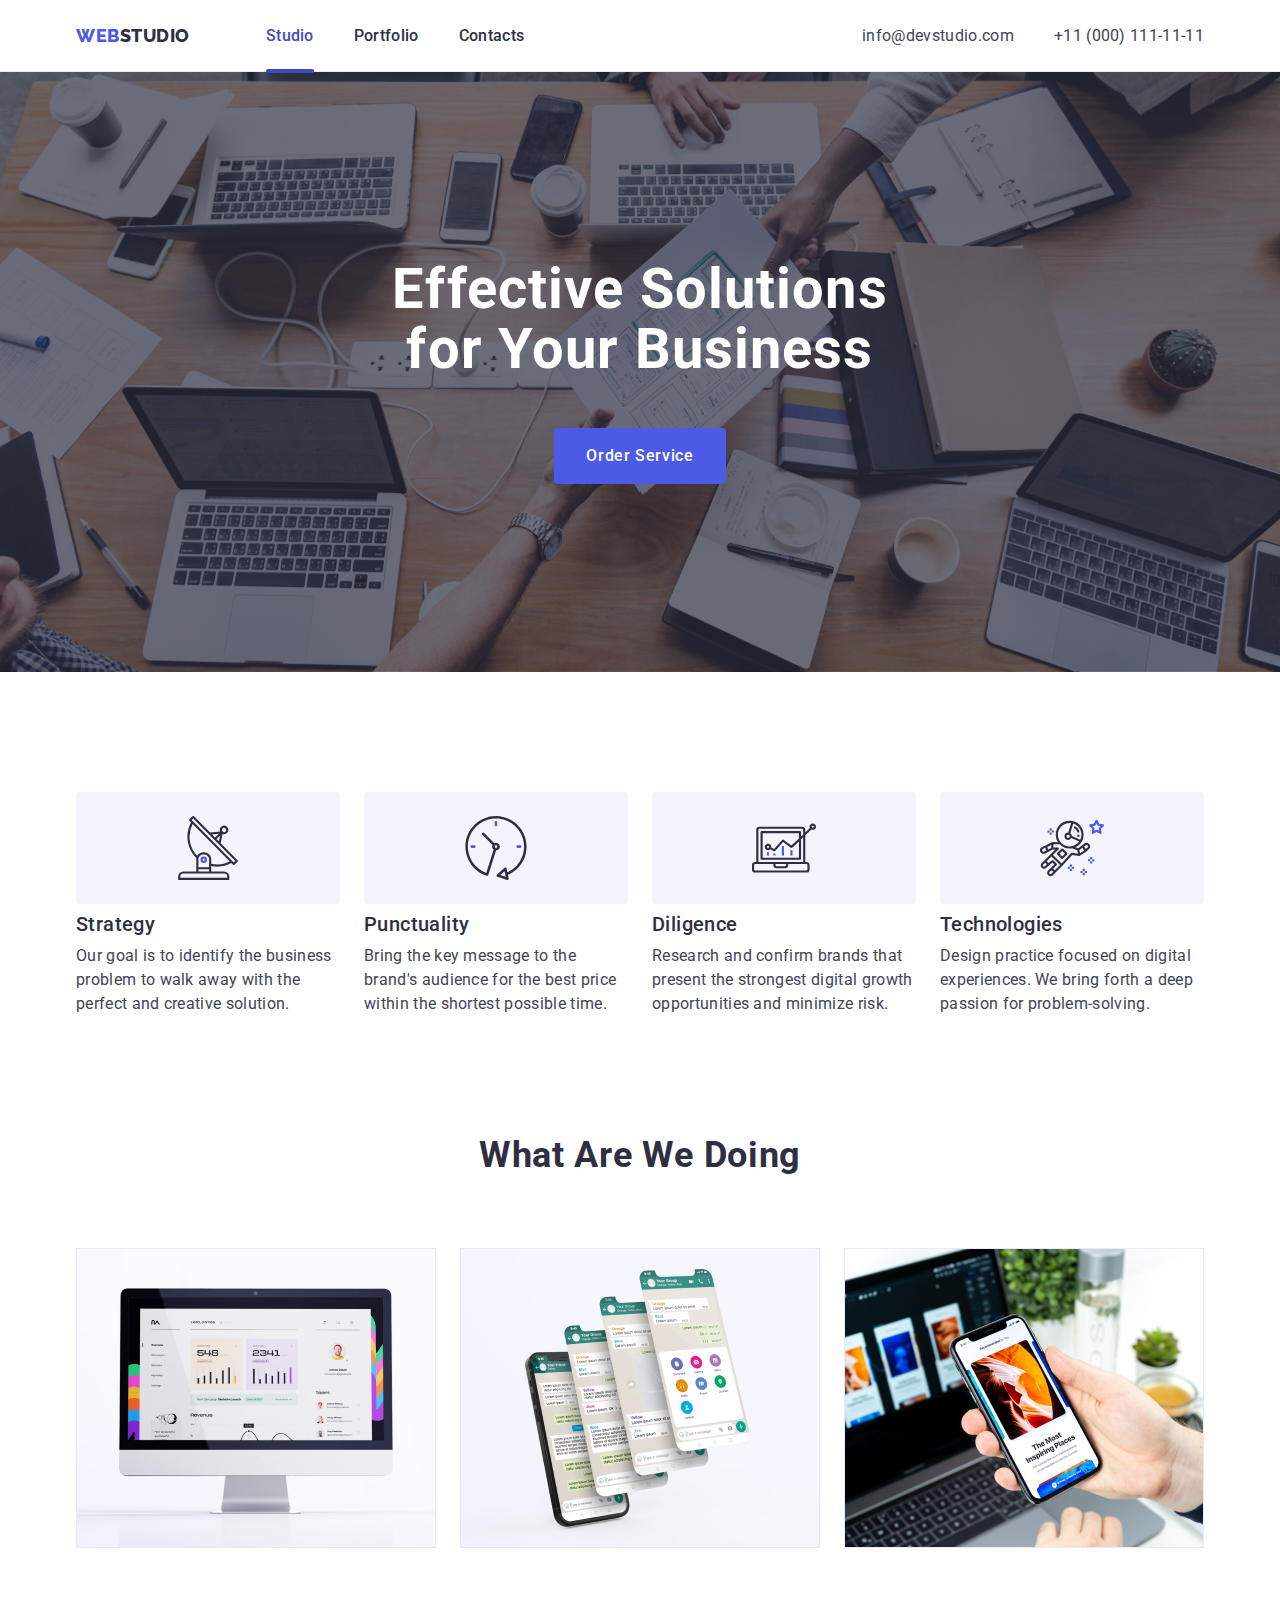
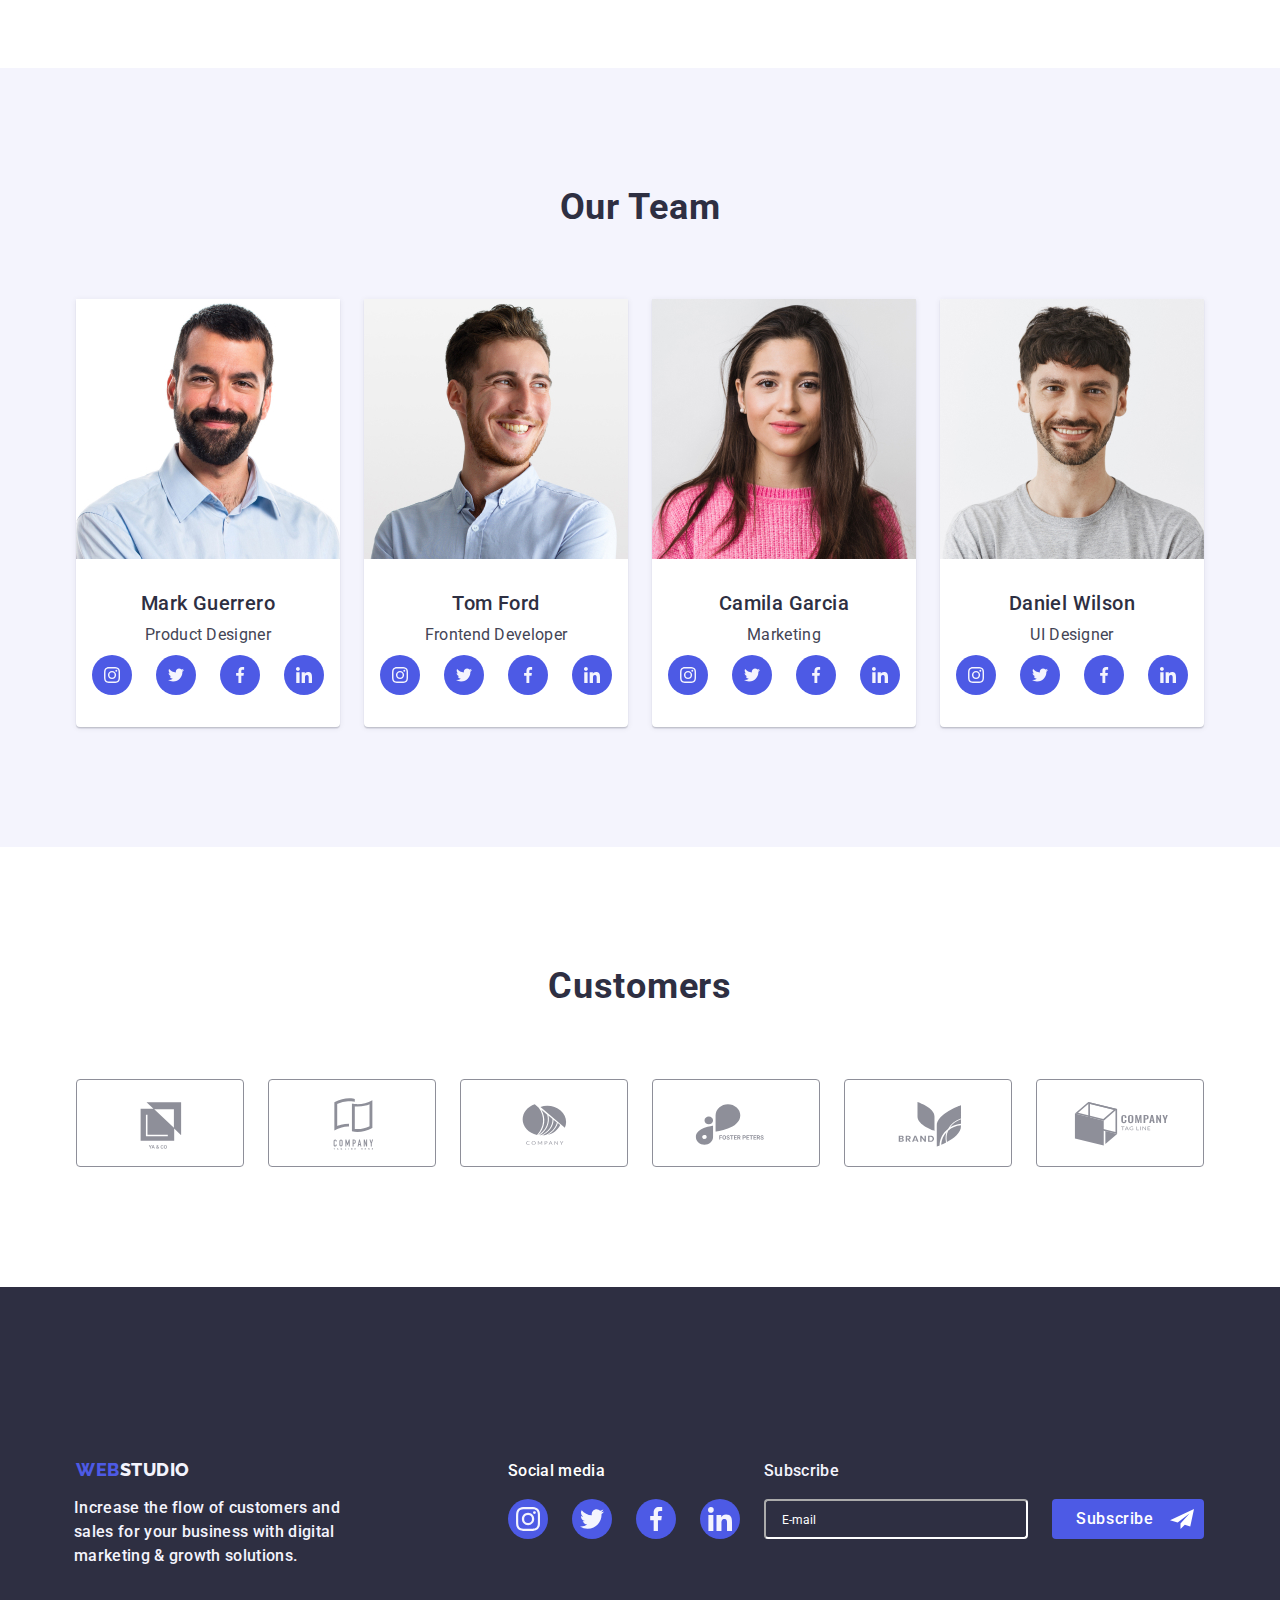
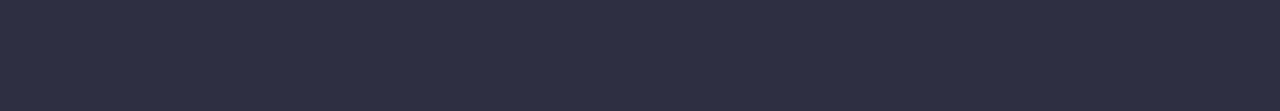
<file: index.html>
<!DOCTYPE html>
<html lang="en">

<head>
    <meta charset="UTF-8" />
    <meta http-equiv="X-UA-Compatible" content="IE=edge" />
    <meta name="viewport" content="width=device-width, initial-scale=1.0" />
    <title>Document</title>
    <link rel="preconnect" href="https://fonts.googleapis.com">
    <link rel="preconnect" href="https://fonts.gstatic.com" crossorigin>
    <link href="https://fonts.googleapis.com/css2?family=Raleway:wght@800&family=Roboto:wght@400;500;700&display=swap"
        rel="stylesheet">
    <link rel="stylesheet"
        href="https://cdnjs.cloudflare.com/ajax/libs/modern-normalize/1.1.0/modern-normalize.min.css">
    <link rel="stylesheet" href="./css/styles.css">
</head>

<body>
    <!-- Navbar index-->
    <header class="header">
        <div class="container header-container">
            <nav class="header-nav  list">
                <a href="./index.html" class="link logo">Web<span class="logo-dark">Studio</span></a>

                <ul class="header-nav-list menu list">
                    <li class="header-nav-item"><a class="header-nav-link active link menu-link"
                            href="./index.html">Studio</a></li>
                    <li class="header-nav-item"><a class="header-nav-link link menu-link"
                            href="./portfolio.html">Portfolio</a></li>
                    <li class="header-nav-item"><a class="header-nav-link link menu-link" href="">Contacts</a></li>
                </ul>
            </nav>
            <address class="header-nav-cont contacts">
                <ul class="header-contact header-nav-list list">
                    <li class="header-nav-item"><a href="mailto:info@devstudio.com"
                            class="link contact-link">info@devstudio.com</a></li>
                    <li class="header-nav-item"><a href="tel:+110001111111" class="link contact-link">+11 (000)
                            111-11-11</a></li>
                </ul>
            </address>
            <!--  hamburger  -->
            <button type="button" class="menu-open-btn" data-menu-open>
                <svg class="" width="32" height="22">
                    <use href="./images/icons(1).svg#mob-menu"></use>
                </svg>
            </button>
        </div>
        <!-- Modal window hamburger menu -->
        <div class="mob-menu is-hidden" data-menu>
            <button class="menu-close-btn" type="button" data-menu-close>
                <svg class="modal-close-icon" width="8" height="8">
                    <use href="./images/icons(1).svg#icon-close-black"></use>
                </svg>
            </button>
            <div class="mob-menu-nav">
                <ul class="mob-nav-list menu list">
                    <li class="mob-nav-item"><a class="mob-nav-link active link mob-link" href="./index.html">Studio</a>
                    </li>
                    <li class="mob-nav-item"><a class="mob-nav-link link mob-link" href="./portfolio.html">Portfolio</a>
                    </li>
                    <li class="mob-nav-item"><a class="mob-nav-link link mob-link" href="">Contacts</a></li>
                </ul>
            </div>
            <div class="mob-adress">
                <address class="mob-nav-cont contacts">
                    <ul class="mob-nav-list list">
                        <li class="mob-nav-item-tel"><a href="tel:+110001111111" class="link mob-contact-link">+11 (000)111-11-11</a></li>
                        <li class="mob-nav-item"><a href="mailto:info@devstudio.com"
                                class="link contact-link-adress">info@devstudio.com</a></li>
                    </ul>

            <ul class="mob-social-icon list">
                <li class="social-team ">
                    <a class="social-link" href="" target="_blank" aria-label="Instagram icon">
                        <svg class="social-icon" width="16" height="16">
                            <use href="./images/icons(1).svg#icon-instagram"></use>
                        </svg>
                    </a>
                </li>
                <li class="social-team ">
                    <a class="social-link" href="" target="_blank" aria-label="Twitter icon">
                        <svg class="social-icon" width="16" height="16">
                            <use href="./images/icons(1).svg#icon-twitter"></use>
                        </svg>
                    </a>
                </li>
                <li class="social-team">
                    <a class="social-link" href="" target="_blank" aria-label="Facebook icon">
                        <svg class="social-icon" width="16" height="16">
                            <use href="./images/icons(1).svg#icon-facebook"></use>
                        </svg>
                    </a>
                </li>
                <li class="social-team">
                    <a class="social-link" href="" target="_blank" aria-label="Linkedin icon">
                        <svg class="social-icon" width="16" height="16">
                            <use href="./images/icons(1).svg#icon-linkedin"></use>
                        </svg>
                    </a>
                </li>
            </ul>
</div>
</div>
</address>
        </div>

    </header>
    <!-- Section 1 hero -->
    <main>

        <section class="hero">
            <div class="container ">
                <h1 class="hero-title">Effective Solutions for Your Business</h1>
                <button type="button" class="hero-button " data-modal-open>Order Service</button>

            </div>
        </section>
        <!-- Section 2  main page -->
        <section class="bottom">
            <div class="container">
                <h2 hidden class="list hidclass">features</h2>
                <ul class="content-element list">

                    <li class="descli">
                        <div class="desc-section-icon">
                            <svg class="desc-icon" width="64" height="64">
                                <use href="./images/icons(1).svg#icon-antenna"></use>
                            </svg>
                        </div>
                        <h3 class="descrep">Strategy</h3>
                        <p class="decs-text">
                            Our goal is to identify the business problem to walk away with the
                            perfect and creative solution.
                        </p>

                    </li>


                    <li class="descli">
                        <div class="desc-section-icon">
                            <svg class="desc-icon" width="64" height="64">
                                <use href="./images/icons(1).svg#icon-clock"></use>
                            </svg>
                        </div>
                        <h3 class="descrep">Punctuality</h3>
                        <p class="decs-text">
                            Bring the key message to the brand's audience for the best price
                            within the shortest possible time.
                        </p>

                    </li>


                    <li class="descli">
                        <div class="desc-section-icon">
                            <svg class="desc-icon" width="64" height="64">
                                <use href="./images/icons(1).svg#icon-diagram"></use>
                            </svg>
                        </div>
                        <h3 class="descrep">Diligence</h3>
                        <p class="decs-text">
                            Research and confirm brands that present the strongest digital
                            growth opportunities and minimize risk.
                        </p>

                    </li>


                    <li class="descli">
                        <div class="desc-section-icon">
                            <svg class="desc-icon" width="64" height="64">
                                <use href="./images/icons(1).svg#icon-astronaut"></use>
                            </svg>
                        </div>
                        <h3 class="descrep">Technologies</h3>
                        <p class="decs-text">
                            Design practice focused on digital experiences. We bring forth a
                            deep passion for problem-solving.
                        </p>

                    </li>

                </ul>
            </div>
        </section>

        <!-- Section 3 -->

        <section class="gallery-class">
            <div class="container">
                <h2 class="gallery">What are we doing</h2>
                <ul class="content-element list">
                    <li class="galleryli">
                        <img srcset="./images/Rectangle3.jpg  1x" srcset="./images/Rectangle3.jpg  2x" src="./images/Rectangle3.jpg"
                            alt="Foto" width="360" />
                    </li>
                    <li class="galleryli">
                        <img srcset="./images/Rectangle1.jpg   1x" srcset="./images/Rectangle1.jpg   2x" src="./images/Rectangle1.jpg"
                            alt="Foto" width="360" />
                    </li>
                    <li class="galleryli">
                        <img srcset="./images/Rectangle2.jpg   1x" srcset="./images/Rectangle2.jpg   2x" src="./images/Rectangle2.jpg"
                            alt="Foto" width="360" />
                    </li>
                </ul>
            </div>
        </section>

        <!-- Section 4  -->

    <section class="bottom section-color">
        <div class="container team-div-container">
            <h2 class="team">Our Team</h2>
            <ul class="content-element content-elem content-shadow list">
                <li class="fon-title">
                    <img srcset="./images/MarkGuerrero.jpg" srcset="./images/mark-2x.jpg" src="./images/MarkGuerrero.jpg" alt="Foto"
                        width="264" />
                    <div class="card-content ">
                        <h3 class="team-title">Mark Guerrero</h3>
                        <p class="team-title-text">Product Designer</p>
    
                        <ul class="social list">
                            <li class="social-team ">
                                <a class="social-link" href="" target="_blank" aria-label="Instagram icon">
                                    <svg class="social-icon" width="16" height="16">
                                        <use href="./images/icons(1).svg#icon-instagram"></use>
                                    </svg>
                                </a>
                            </li>
                            <li class="social-team ">
                                <a class="social-link" href="" target="_blank" aria-label="Twitter icon">
                                    <svg class="social-icon" width="16" height="16">
                                        <use href="./images/icons(1).svg#icon-twitter"></use>
                                    </svg>
                                </a>
                            </li>
                            <li class="social-team">
                                <a class="social-link" href="" target="_blank" aria-label="Facebook icon">
                                    <svg class="social-icon" width="16" height="16">
                                        <use href="./images/icons(1).svg#icon-facebook"></use>
                                    </svg>
                                </a>
                            </li>
                            <li class="social-team">
                                <a class="social-link" href="" target="_blank" aria-label="Linkedin icon">
                                    <svg class="social-icon" width="16" height="16">
                                        <use href="./images/icons(1).svg#icon-linkedin"></use>
                                    </svg>
                                </a>
                            </li>
                        </ul>
    
                    </div>
                </li>
                <li class="fon-title">
                    <img srcset="./images/TomFord.jpg" srcset="./images/tom-2x.jpg" src="./images/TomFord.jpg" alt="Foto"
                        width="264" />
                    <div class="card-content">
                        <h3 class="team-title">Tom Ford</h3>
                        <p class="team-title-text">Frontend Developer</p>
                        <ul class="social list">
                            <li class="social-team ">
                                <a class="social-link" href="" target="_blank" aria-label="Instagram icon">
                                    <svg class="social-icon" width="16" height="16">
                                        <use href="./images/icons(1).svg#icon-instagram"></use>
                                    </svg>
                                </a>
                            </li>
                            <li class="social-team ">
                                <a class="social-link" href="" target="_blank" aria-label="Twitter icon">
                                    <svg class="social-icon" width="16" height="16">
                                        <use href="./images/icons(1).svg#icon-twitter"></use>
                                    </svg>
                                </a>
                            </li>
                            <li class="social-team">
                                <a class="social-link" href="" target="_blank" aria-label="Facebook icon">
                                    <svg class="social-icon" width="16" height="16">
                                        <use href="./images/icons(1).svg#icon-facebook"></use>
                                    </svg>
                                </a>
                            </li>
                            <li class="social-team">
                                <a class="social-link" href="" target="_blank" aria-label="Linkedin icon">
                                    <svg class="social-icon" width="16" height="16">
                                        <use href="./images/icons(1).svg#icon-linkedin"></use>
                                    </svg>
                                </a>
                            </li>
                        </ul>
    
                    </div>
                </li>
                <li class="fon-title">
                    <img srcset="./images/CamilaGercila.jpg" srcset="./images/camila-2x.jpg" src="./images/CamilaGercila.jpg" alt="Foto"
                        width="264" />
                    <div class="card-content">
                        <h3 class="team-title">Camila Garcia</h3>
                        <p class="team-title-text">Marketing</p>
                        <ul class="social list">
                            <li class="social-team ">
                                <a class="social-link" href="" target="_blank" aria-label="Instagram icon">
                                    <svg class="social-icon" width="16" height="16">
                                        <use href="./images/icons(1).svg#icon-instagram"></use>
                                    </svg>
                                </a>
                            </li>
                            <li class="social-team ">
                                <a class="social-link" href="" target="_blank" aria-label="Twitter icon">
                                    <svg class="social-icon" width="16" height="16">
                                        <use href="./images/icons(1).svg#icon-twitter"></use>
                                    </svg>
                                </a>
                            </li>
                            <li class="social-team">
                                <a class="social-link" href="" target="_blank" aria-label="Facebook icon">
                                    <svg class="social-icon" width="16" height="16">
                                        <use href="./images/icons(1).svg#icon-facebook"></use>
                                    </svg>
                                </a>
                            </li>
                            <li class="social-team">
                                <a class="social-link" href="" target="_blank" aria-label="Linkedin icon">
                                    <svg class="social-icon" width="16" height="16">
                                        <use href="./images/icons(1).svg#icon-linkedin"></use>
                                    </svg>
                                </a>
                            </li>
                        </ul>
    
                    </div>
                </li>
                <li class="fon-title">
                    <img srcset="./images/DanielWilson.jpg" srcset="./images/daniel-2x.jpg" src="./images/DanielWilson.jpg" alt="Foto"
                        width="264" />
                    <div class="card-content">
                        <h3 class="team-title">Daniel Wilson</h3>
                        <p class="team-title-text">UI Designer</p>
                        <ul class="social list">
                            <li class="social-team ">
                                <a class="social-link" href="" target="_blank" aria-label="Instagram icon">
                                    <svg class="social-icon" width="16" height="16">
                                        <use href="./images/icons(1).svg#icon-instagram"></use>
                                    </svg>
                                </a>
                            </li>
                            <li class="social-team ">
                                <a class="social-link" href="" target="_blank" aria-label="Twitter icon">
                                    <svg class="social-icon" width="16" height="16">
                                        <use href="./images/icons(1).svg#icon-twitter"></use>
                                    </svg>
                                </a>
                            </li>
                            <li class="social-team">
                                <a class="social-link" href="" target="_blank" aria-label="Facebook icon">
                                    <svg class="social-icon" width="16" height="16">
                                        <use href="./images/icons(1).svg#icon-facebook"></use>
                                    </svg>
                                </a>
                            </li>
                            <li class="social-team">
                                <a class="social-link" href="" target="_blank" aria-label="Linkedin icon">
                                    <svg class="social-icon" width="16" height="16">
                                        <use href="./images/icons(1).svg#icon-linkedin"></use>
                                    </svg>
                                </a>
                            </li>
                        </ul>
    
    
                    </div>
                </li>
            </ul>
        </div>
    </section>
        <!-- Section 5 (4) -->
        <section class="customers">
            <div class="container">

                <h2 class="team">Customers</h2>
                <ul class=" customers-abaut list">
                    <li class="customers-item">
                        <a class="customers-item-link" href="">
                            <svg class="customers-icon" width="104" height="56">
                                <use href="./images/icons(1).svg#icon-logo-1"></use>
                            </svg>
                        </a>
                    </li>

                    <li class="customers-item">
                        <a class="customers-item-link" href="">
                            <svg class="customers-icon" width="104" height="56">
                                <use href="./images/icons(1).svg#icon-logo-2"></use>
                            </svg>
                        </a>
                    </li>

                    <li class="customers-item">
                        <a class="customers-item-link" href="">
                            <svg class="customers-icon" width="104" height="56">
                                <use href="./images/icons(1).svg#icon-logo-3"></use>
                            </svg>
                        </a>
                    </li>
                    <li class="customers-item">
                        <a class="customers-item-link" href="">
                            <svg class="customers-icon" width="104" height="56">
                                <use href="./images/icons(1).svg#icon-logo-4"></use>
                            </svg>
                        </a>
                    </li>
                    <li class="customers-item">
                        <a class="customers-item-link" href="">
                            <svg class="customers-icon" width="104" height="56">
                                <use href="./images/icons(1).svg#icon-logo-5"></use>
                            </svg>
                        </a>
                    </li>
                    <li class="customers-item">
                        <a class="customers-item-link" href="">
                            <svg class="customers-icon" width="104" height="56">
                                <use href="./images/icons(1).svg#icon-logo-6"></use>
                            </svg>
                        </a>
                    </li>
                </ul>

            </div>
        </section>

    </main>
    <!-- Footer -->

    <footer class="footer-style">
        <div class="container footer-style-item">
            <div class="logo-footer-text">
                <a href="./index.html" class="logo-footer link logo">Web<span class="logo-light">Studio</span></a>
                <p class="footer-text">
                    Increase the flow of customers and sales for your business with digital marketing & growth
                    solutions.
                </p>
            </div>

            <div class="footer-soc-media">
                <p class="footer-text-ft">Social media</p>

                        <ul class="social list">
                            <li class="social-team ">
                                <a class="social-link" href="" target="_blank" aria-label="Instagram icon">
                                    <svg class="social-icon" width="24" height="24">
                                        <use href="./images/icons(1).svg#icon-instagram"></use>
                                    </svg>
                                </a>
                            </li>
                            <li class="social-team ">
                                <a class="social-link" href="" target="_blank" aria-label="Twitter icon">
                                    <svg class="social-icon" width="24" height="24">
                                        <use href="./images/icons(1).svg#icon-twitter"></use>
                                    </svg>
                                </a>
                            </li>
                            <li class="social-team">
                                <a class="social-link" href="" target="_blank" aria-label="Facebook icon">
                                    <svg class="social-icon" width="24" height="24">
                                        <use href="./images/icons(1).svg#icon-facebook"></use>
                                    </svg>
                                </a>
                            </li>
                            <li class="social-team">
                                <a class="social-link" href="" target="_blank" aria-label="Linkedin icon">
                                    <svg class="social-icon" width="24" height="24">
                                        <use href="./images/icons(1).svg#icon-linkedin"></use>
                                    </svg>
                                </a>
                            </li>
                        </ul>
            </div>

            <!-- e-mail input -->
            <div class="form-input">
                <p class="text-input">Subscribe</p>
                <form class="e-mail-form">
                    <label class="mail-text" for="e-mail_name"></label>
                    <input class="mail-form" type="email" name="email" placeholder="E-mail">
                    <button class="e-mail-btn" type="submit">Subscribe
                        <svg class="icons-btn-telegram" width="24" height="24">
                            <use href="./images/icons(1).svg#icon-subscribe"></use>
                        </svg>
                    </button>
                </form>
            </div>
            </div>
    </footer>
    <!-- Modal window -->
    <div class="backdrop is-hidden" data-modal>
        <div class="modal">
            <button class="modal-close-btn" type="button" data-modal-close>
                <svg class="modal-close-icon" width="8" height="8">
                    <use href="./images/icons(1).svg#icon-close-black"></use>
                </svg>
            </button>

            <!-- Form -->
            <strong class="model-title">Leave your contacts and we will call you back</strong>
            <form class="model" name="model_form">
                <label class="form-label" for="model_name">Name</label>
                <div class="form-wrapper">
                    <input class="form-field" type="text" name="name" id="model_name">
                    <svg class="form-icon" width="18" height="18">
                        <use href="./images/icons(1).svg#icon-person"></use>
                    </svg>
                </div>

                <label class="form-label" for="model_phone">Phone</label>
                <div class="form-wrapper">
                    <input class="form-field" type="tel" name="phone_number" id="model_phone">
                    <svg class="form-icon" width="18" height="18">
                        <use href="./images/icons(1).svg#icon-phone"></use>
                    </svg>
                </div>

                <label class="form-label" for="model_email">Email</label>
                <div class="form-wrapper">
                    <input class="form-field" type="email" name="email" id="model_email">
                    <svg class="form-icon" width="18" height="18">
                        <use href="./images/icons(1).svg#icon-email"></use>
                    </svg>
                </div>

                <label class="form-label" for="model_comment">Comment</label>
                <textarea class="form-comment" name="model_comment" id="model_comment" rows="5"
                    placeholder="Text input"></textarea>
                <label class="checkbox" for="checkbox_click">
                    <div class="checkbox-input-text">
                        <input class="checkbox-input" type="checkbox" name="model_agreement" id="checkbox_click">
                        <svg class="checkbox-input-chekc" width="16" height="16">

                            <use class="clickchekc" href="./images/icons(1).svg#icon-Property1"></use>

                        </svg>
                        <span class="checkbox-text">I accept the terms and conditions of the <a class="checkbox-terms"
                                href=""> Privacy Policy</a></span>
                    </div>
                </label>
                <button class="form-btn" type="submit">Send</button>
            </form>
        </div>
    </div>

    <script src="./js/modal.js"></script>
    <script src="./js/mobile-menu.js"></script>
</body>

</html>
</file>
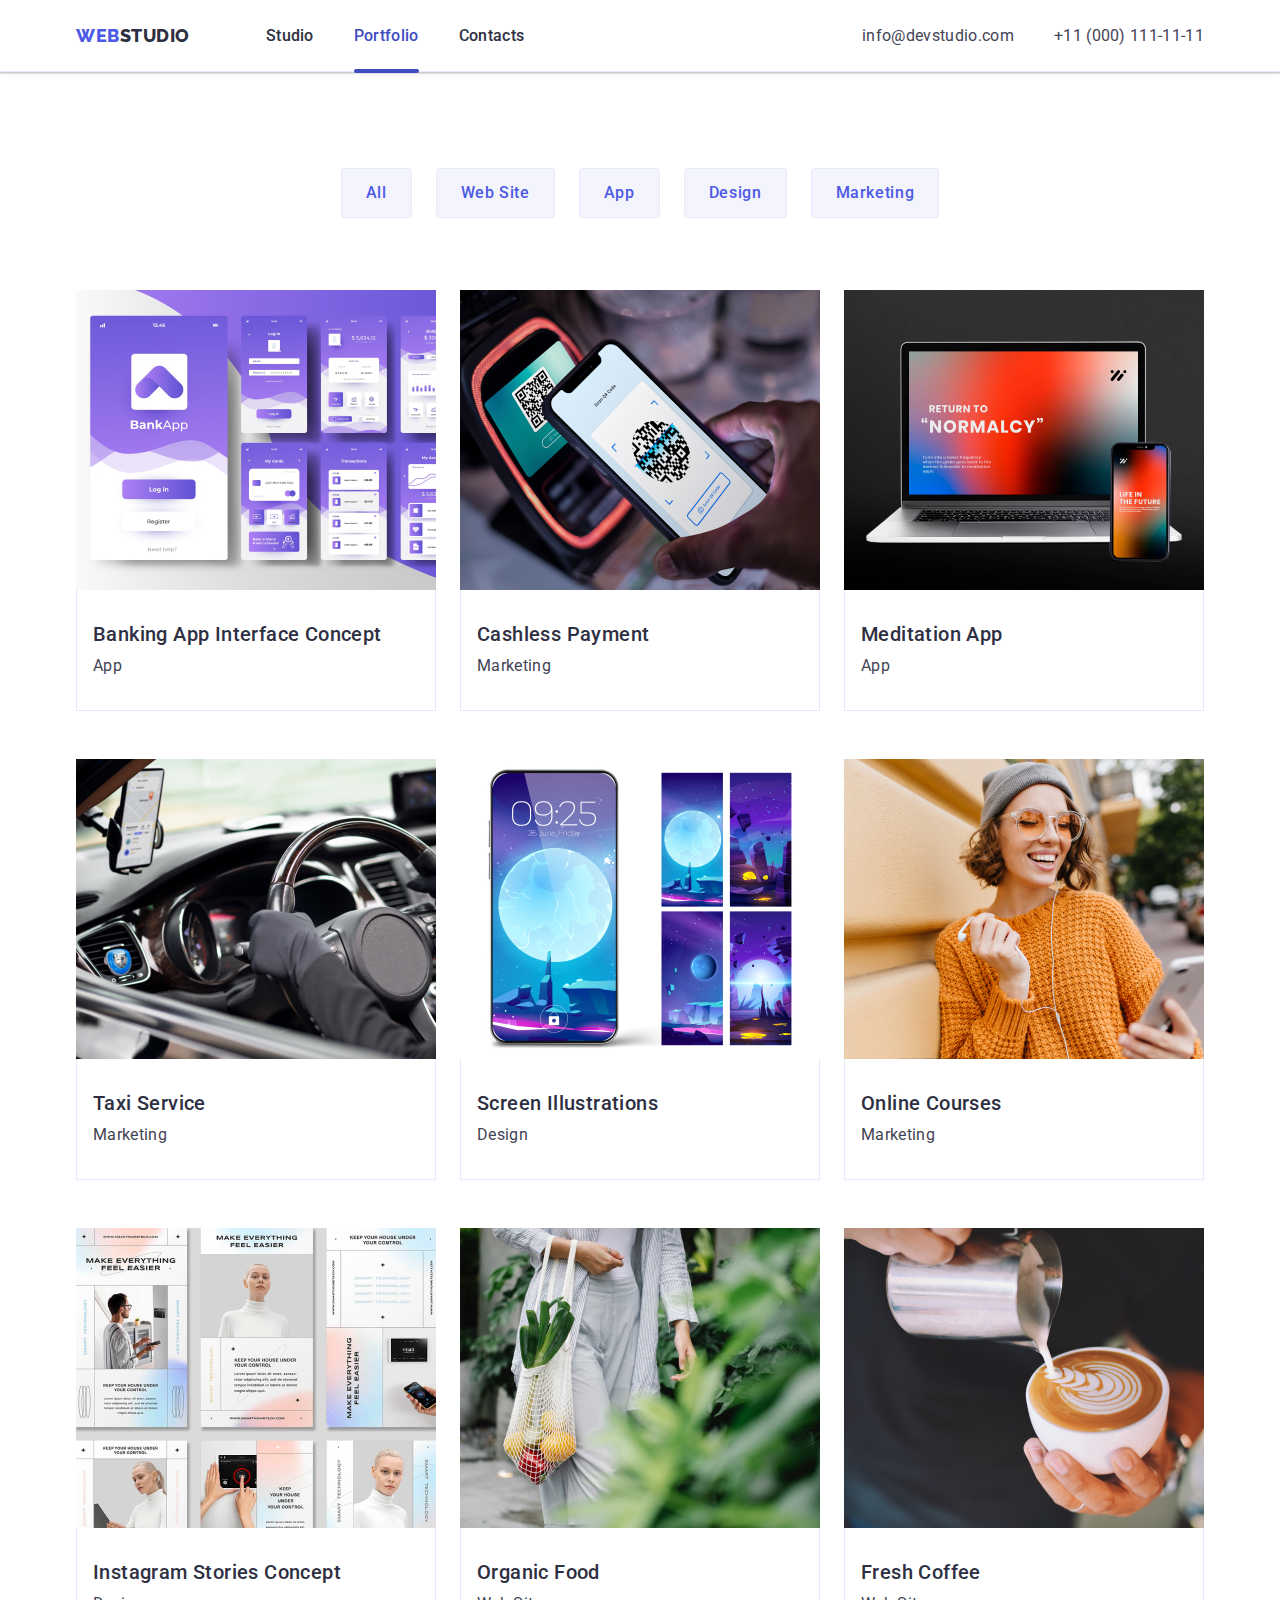
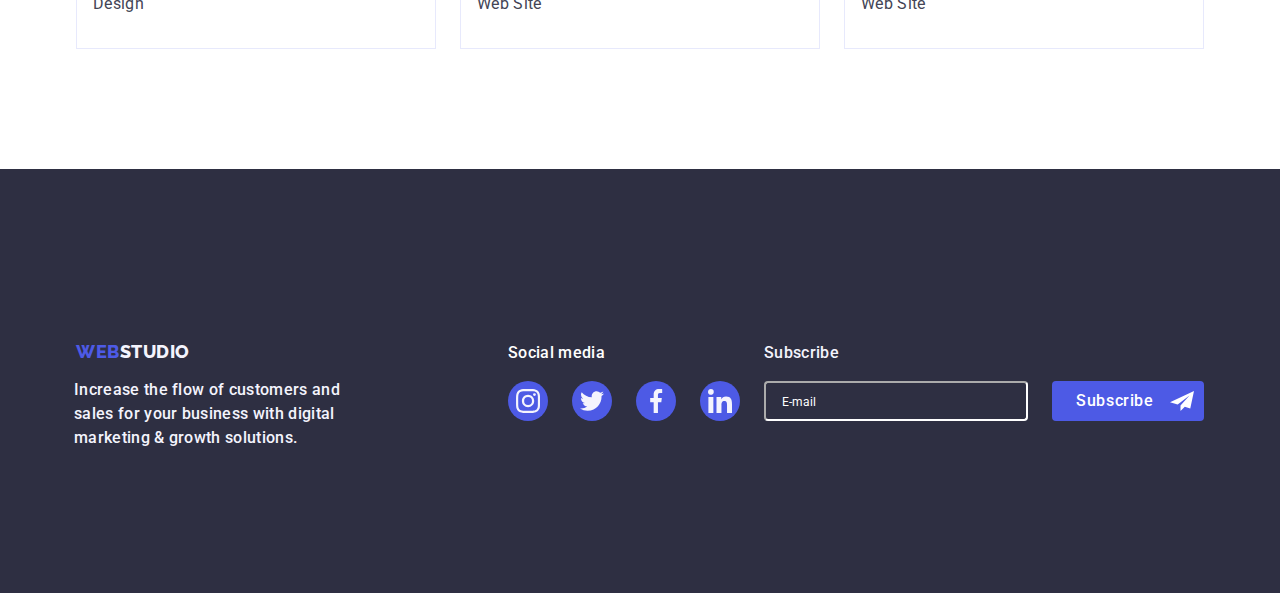
<file: portfolio.html>
<!DOCTYPE html>
<html lang="en">

<head>
    <meta charset="UTF-8" />
    <meta http-equiv="X-UA-Compatible" content="IE=edge" />
    <meta name="viewport" content="width=device-width, initial-scale=1.0" />
    <title>Document</title>
    <link rel="preconnect" href="https://fonts.googleapis.com">
    <link rel="preconnect" href="https://fonts.gstatic.com" crossorigin>
    <link href="https://fonts.googleapis.com/css2?family=Raleway:wght@800&family=Roboto:wght@400;500;700&display=swap"
        rel="stylesheet">
    <link rel="stylesheet"
        href="https://cdnjs.cloudflare.com/ajax/libs/modern-normalize/1.1.0/modern-normalize.min.css">
    <link rel="stylesheet" href="./css/styles.css">
</head>

<body>
    <!-- Navbar portfolio-->
    <header class="header">
        <div class="container header-container">
            <nav class="header-nav  list">
                <a href="./index.html" class="link logo">Web<span class="logo-dark">Studio</span></a>
    
                <ul class="header-nav-list menu list">
                    <li class="header-nav-item"><a class="header-nav-link link menu-link"
                            href="./index.html">Studio</a></li>
                    <li class="header-nav-item"><a class="header-nav-link active link menu-link"
                            href="./portfolio.html">Portfolio</a></li>
                    <li class="header-nav-item"><a class="header-nav-link link menu-link" href="">Contacts</a></li>
                </ul>
            </nav>
            <address class="header-nav-cont contacts">
                <ul class="header-contact header-nav-list list">
                    <li class="header-nav-item"><a href="mailto:info@devstudio.com"
                            class="link contact-link">info@devstudio.com</a></li>
                    <li class="header-nav-item"><a href="tel:+110001111111" class="link contact-link">+11 (000)
                            111-11-11</a></li>
                </ul>
            </address>
            <!--  hamburger  -->
            <button type="button" class="menu-open-btn" data-menu-open>
                <svg class="" width="32" height="22">
                    <use href="./images/icons(1).svg#mob-menu"></use>
                </svg>
            </button>
        </div>
        <!-- Modal window hamburger menu -->
        <div class="mob-menu is-hidden" data-menu>
            <button class="menu-close-btn" type="button" data-menu-close>
                <svg class="modal-close-icon" width="8" height="8">
                    <use href="./images/icons(1).svg#icon-close-black"></use>
                </svg>
            </button>
            <div class="mob-menu-nav">
                <ul class="mob-nav-list menu list">
                    <li class="mob-nav-item"><a class="mob-nav-link active link mob-link" href="./index.html">Studio</a>
                    </li>
                    <li class="mob-nav-item"><a class="mob-nav-link link mob-link" href="./portfolio.html">Portfolio</a>
                    </li>
                    <li class="mob-nav-item"><a class="mob-nav-link link mob-link" href="">Contacts</a></li>
                </ul>
            </div>
            <div class="mob-adress">
                <address class="mob-nav-cont contacts">
                    <ul class="mob-nav-list list">
                        <li class="mob-nav-item-tel"><a href="tel:+110001111111" class="link mob-contact-link">+11 (000)
                                111-11-11</a></li>
                        <li class="mob-nav-item"><a href="mailto:info@devstudio.com"
                                class="link contact-link-adress">info@devstudio.com</a></li>
    
                    </ul>
            </div>
    
            <ul class="mob-social-icon list">
                <li class="social-team ">
                    <a class="social-link" href="" target="_blank" aria-label="Instagram icon">
                        <svg class="social-icon" width="16" height="16">
                            <use href="./images/icons(1).svg#icon-instagram"></use>
                        </svg>
                    </a>
                </li>
                <li class="social-team ">
                    <a class="social-link" href="" target="_blank" aria-label="Twitter icon">
                        <svg class="social-icon" width="16" height="16">
                            <use href="./images/icons(1).svg#icon-twitter"></use>
                        </svg>
                    </a>
                </li>
                <li class="social-team">
                    <a class="social-link" href="" target="_blank" aria-label="Facebook icon">
                        <svg class="social-icon" width="16" height="16">
                            <use href="./images/icons(1).svg#icon-facebook"></use>
                        </svg>
                    </a>
                </li>
                <li class="social-team">
                    <a class="social-link" href="" target="_blank" aria-label="Linkedin icon">
                        <svg class="social-icon" width="16" height="16">
                            <use href="./images/icons(1).svg#icon-linkedin"></use>
                        </svg>
                    </a>
                </li>
            </ul>
    
        </div>
    
    </header>


    <!-- Section 1  -->
    <main>
        <section class="card">
            <div class=" container">
                <h1 hidden>features</h1>
                <ul class="filter-btn list">
                    <li><button type="button" class="link menu-button">All</button></li>
                    <li><button type="button" class="link menu-button">Web Site</button></li>
                    <li><button type="button" class="link menu-button">App</button></li>
                    <li><button type="button" class="link menu-button">Design</button></li>
                    <li><button type="button" class="link menu-button">Marketing</button></li>
                </ul>



                <!-- Portfolio card -->



                <ul class=" portfolio-card list">
                    <li class="foto-calc portfolio-shedow">
                        <a href="" class="portfolio-link link ">
                            <div class="team-thumb">
                                <img src="./images/InterfaceContent.jpg" alt="Foto" width="360">

                                <p class="overlay overlay-text">
                                    14 Stylish and User-Friendly App Design Concepts · Task Manager App · Calorie
                                    Tracker App · Exotic Fruit Ecommerce App · Cloud Storage App
                                </p>


                            </div>
                            <div class="portfolio-text">
                                <h2 class="portf-title">Banking App Interface Concept</h2>
                                <p class="portf-title-text">App</p>
                            </div>
                        </a>
                    </li>

                    <li class="foto-calc portfolio-shedow ">

                        <a href="" class="portfolio-link link ">
                            <div class="team-thumb">
                                <img src="./images/marceting.jpg" alt="Foto" width="360">

                                <p class="overlay overlay-text">
                                    14 Stylish and User-Friendly App Design Concepts · Task Manager App · Calorie
                                    Tracker App · Exotic Fruit Ecommerce App · Cloud Storage App
                                </p>

                            </div>
                            <div class="portfolio-text">
                                <h2 class="portf-title">Cashless Payment</h2>
                                <p class="portf-title-text">Marketing</p>
                            </div>
                        </a>
                    </li>
                    <li class="foto-calc portfolio-shedow">
                        <a href="" class="portfolio-link link ">
                            <div class="team-thumb">
                                <img src="./images/app.jpg" alt="Foto" width="360">

                                <p class="overlay overlay-text">
                                    14 Stylish and User-Friendly App Design Concepts · Task Manager App · Calorie
                                    Tracker App · Exotic Fruit Ecommerce App · Cloud Storage App
                                </p>

                            </div>
                            <div class="portfolio-text">
                                <h2 class="portf-title">Meditation App</h2>
                                <p class="portf-title-text">App</p>
                            </div>
                        </a>
                    </li>

                    <li class="foto-calc portfolio-shedow">
                        <a href="" class="portfolio-link link ">
                            <div class="team-thumb">
                                <img src="./images/taxi.jpg" alt="Foto" width="360">

                                <p class="overlay overlay-text">
                                    14 Stylish and User-Friendly App Design Concepts · Task Manager App · Calorie
                                    Tracker App · Exotic Fruit Ecommerce App · Cloud Storage App
                                </p>

                            </div>
                            <div class="portfolio-text">
                                <h2 class="portf-title">Taxi Service</h2>
                                <p class="portf-title-text">Marketing</p>
                            </div>
                        </a>
                    </li>

                    <li class="foto-calc portfolio-shedow">
                        <a href="" class="portfolio-link link ">
                            <div class="team-thumb">
                                <img src="./images/design.jpg" alt="Foto" width="360">

                                <p class="overlay overlay-text">
                                    14 Stylish and User-Friendly App Design Concepts · Task Manager App · Calorie
                                    Tracker App · Exotic Fruit Ecommerce App · Cloud Storage App
                                </p>

                            </div>
                            <div class="portfolio-text">
                                <h2 class="portf-title">Screen Illustrations</h2>
                                <p class="portf-title-text">Design</p>
                            </div>
                        </a>
                    </li>
                    <li class="foto-calc portfolio-shedow">
                        <a href="" class="portfolio-link link ">
                            <div class="team-thumb">
                                <img src="./images/OnlineCourses.jpg" alt="Foto" width="360">

                                <p class="overlay overlay-text">
                                    14 Stylish and User-Friendly App Design Concepts · Task Manager App · Calorie
                                    Tracker App · Exotic Fruit Ecommerce App · Cloud Storage App
                                </p>

                            </div>
                            <div class="portfolio-text">
                                <h2 class="portf-title">Online Courses</h2>
                                <p class="portf-title-text">Marketing</p>
                            </div>
                        </a>
                    </li>
                    <li class="foto-calc portfolio-shedow">
                        <a href="" class="portfolio-link link ">
                            <div class="team-thumb">
                                <img src="./images/insta.jpg" alt="Foto" width="360">

                                <p class="overlay overlay-text">
                                    14 Stylish and User-Friendly App Design Concepts · Task Manager App · Calorie
                                    Tracker App · Exotic Fruit Ecommerce App · Cloud Storage App
                                </p>

                            </div>
                            <div class="portfolio-text">
                                <h2 class="portf-title">Instagram Stories Concept</h2>
                                <p class="portf-title-text">Design</p>
                            </div>
                        </a>
                    </li>
                    <li class="foto-calc portfolio-shedow">
                        <a href="" class="portfolio-link link ">
                            <div class="team-thumb">
                                <img src="./images/WebSite.jpg" alt="Foto" width="360">

                                <p class="overlay overlay-text">
                                    14 Stylish and User-Friendly App Design Concepts · Task Manager App · Calorie
                                    Tracker App · Exotic Fruit Ecommerce App · Cloud Storage App
                                </p>

                            </div>
                            <div class="portfolio-text">
                                <h2 class="portf-title">Organic Food</h2>
                                <p class="portf-title-text">Web Site</p>
                            </div>
                        </a>
                    </li>
                    <li class="foto-calc portfolio-shedow">
                        <a href="" class="portfolio-link link ">
                            <div class="team-thumb">
                                <img src="./images/coffee.jpg" alt="Foto" width="360">

                                <p class="overlay overlay-text">
                                    14 Stylish and User-Friendly App Design Concepts · Task Manager App · Calorie
                                    Tracker App · Exotic Fruit Ecommerce App · Cloud Storage App
                                </p>

                            </div>
                            <div class="portfolio-text">
                                <h2 class="portf-title">Fresh Coffee</h2>
                                <p class="portf-title-text">Web Site</p>
                            </div>
                        </a>
                    </li>
                </ul>
            </div>
        </section>

    </main>

    <!-- Footer -->

    <footer class="footer-style">
        <div class="container footer-style-item">
            <div class="logo-footer-text">
                <a href="./index.html" class="logo-footer link logo">Web<span class="logo-light">Studio</span></a>
                <p class="footer-text">
                    Increase the flow of customers and sales for your business with digital marketing & growth
                    solutions.
                </p>
            </div>
    
            <div class="footer-soc-media">
                <p class="footer-text-ft">Social media</p>
    
                <ul class="social list">
                    <li class="social-team ">
                        <a class="social-link" href="" target="_blank" aria-label="Instagram icon">
                            <svg class="social-icon" width="24" height="24">
                                <use href="./images/icons(1).svg#icon-instagram"></use>
                            </svg>
                        </a>
                    </li>
                    <li class="social-team ">
                        <a class="social-link" href="" target="_blank" aria-label="Twitter icon">
                            <svg class="social-icon" width="24" height="24">
                                <use href="./images/icons(1).svg#icon-twitter"></use>
                            </svg>
                        </a>
                    </li>
                    <li class="social-team">
                        <a class="social-link" href="" target="_blank" aria-label="Facebook icon">
                            <svg class="social-icon" width="24" height="24">
                                <use href="./images/icons(1).svg#icon-facebook"></use>
                            </svg>
                        </a>
                    </li>
                    <li class="social-team">
                        <a class="social-link" href="" target="_blank" aria-label="Linkedin icon">
                            <svg class="social-icon" width="24" height="24">
                                <use href="./images/icons(1).svg#icon-linkedin"></use>
                            </svg>
                        </a>
                    </li>
                </ul>
            </div>
    
            <!-- e-mail input -->
            <div class="form-input">
                <p class="text-input">Subscribe</p>
                <form class="e-mail-form">
                    <label class="mail-text" for="e-mail_name"></label>
                    <input class="mail-form" type="email" name="email" placeholder="E-mail">
                    <button class="e-mail-btn" type="submit">Subscribe
                        <svg class="icons-btn-telegram" width="24" height="24">
                            <use href="./images/icons(1).svg#icon-subscribe"></use>
                        </svg>
                    </button>
                </form>
            </div>
        </div>
    </footer>

    <div class="backdrop is-hidden" data-modal>
        <div class="modal">
            <button class="modal-close-btn" type="button" data-modal-close>
                <svg class="modal-close-icon" width="8" height="8">
                    <use href="./images/icons(1).svg#icon-close-black"></use>
                </svg>
            </button>

                <script src="./js/mobile-menu.js"></script>
</body>

</html>
</file>
<file: css/styles.css>
html {
    box-sizing: border-box;
}

*,
*::before,
*::after {
    box-sizing: border-box;
}

:root {
    --color-text: #434455;
    --color-white: #ffffff;
    --logo-lite: #4d5ae5;
    --logo-dark: #2E2F42;
    --activ-btn-link: #404BBF;
    --text-footer: #F4F4FD;
    --border-card: #e7e9fc;
    --social-link-bkg: #4D5AE5;
    --customers-item-link: #8E8F99;
    --sociai-link-ftr: #31D0AA;
    --modal-ind: 100;
    --header-ind: 10;

}

body {
    font-family: 'Roboto', sans-serif;
    font-size: 16px;
    line-height: 1.5;
    color: #434455;
    background-color: var(--color-white);
}

.container {

    width: 100%;
    min-width: 320px;
    max-width: 428px;
    padding: 0 16px;
    margin: 0 auto;
}

.no-scroll {
    overflow: hidden;
}

.menu-open-btn {
    border: none;
    padding: 0;
    position: absolute;
    top: 24px;
    right: 24px;
    display: flex;
    align-items: center;
    justify-content: center;

}

/* --Tablet screen >= 768-- */
@media only screen and (min-width: 768px) {
    .container {
        max-width: 768px;
    }

    .menu-open-btn {
        display: none;
    }
}

/* -- Desctop screen >= 1158-- */
@media only screen and (min-width: 1158px) {
    .container {
        max-width: 1158px;
        padding: 0 15px;
    }
}

.bottom {
    padding: 96px 0;
}

@media only screen and (min-width: 1158px) {
    .bottom {
        padding: 120px 0;
    }
}

/* -- reset start -- */
h1,
h2,
h3,
h4,
h5,
h6,
p {
    margin: 0px;
}

.list {
    list-style: none;
    padding: 0px;
    margin: 0px;
}

img {
    display: block;
    max-width: 100%;
    height: auto;
}

button {
    cursor: pointer;
}


/* -- logo -- */
.logo {
    display: flex;
    margin-right: 76px;
    font-family: "Raleway", sans-serif;
    font-weight: 800;
    font-size: 18px;
    line-height: 1.17;
    letter-spacing: 0.03em;
    text-transform: uppercase;
    color: var(--logo-lite);
}

.logo:hover {
    font-family: "Raleway", sans-serif;
    font-weight: 600;
    font-size: 18px;
    line-height: 1.18;
    color: var(--logo-lite);
    text-decoration: none;
}

.logo-dark {
    color: var(--logo-dark);
}


/* -- Navbar -- */

.menu {
    font-family: "Roboto", sans-serif;
    font-style: normal;
    font-weight: 500;
    font-size: 16px;
    line-height: 1.5;
    letter-spacing: 2%;
    color: var(--logo-dark);
    gap: 40px;
}

.link {
    text-decoration: none;
}

.menu-link {
    display: block;
    align-items: center;
    font-weight: 500;
    font-size: 16px;
    line-height: 1.5;
    letter-spacing: 0.02em;
    color: var(--logo-dark);
}

.menu-link:hover {
    color: var(--activ-btn-link);
}

.menu-link:focus {
    color: var(--activ-btn-link);
}

.menu-link:active {
    color: var(--logo-lite);
    font-weight: 600;
    font-size: 16px;
    line-height: 1.5;
    letter-spacing: 2%;

}

.header {
    z-index: var(--header-ind);
    border-bottom: 1px solid #E7E9FC;
    box-shadow: 0px 2px 1px rgba(46, 47, 66, 0.08), 0px 1px 1px rgba(46, 47, 66, 0.16), 0px 1px 6px rgba(46, 47, 66, 0.08);
    height: 70px;
    margin: 0 auto;
    display: flex;
}

.header-contact {
    display: none;
}

@media only screen and (min-width: 768px) {
    .header {
        height: 72px;
    }

                .header-nav-cont {
                    margin-left: auto;
                }
}

.header-container {
    display: flex;
    align-items: center;
}

.header-nav {
    display: flex;
    align-items: center;
}

.header-contact {
    display: flex;
    flex-direction: column;
   /* margin-bottom: 12px;
    margin-left: 122px;*/
    gap: inherit;

}

@media only screen and (min-width:1158px) {

.menu {
    gap: 40px;
}


    .header-nav-cont {
        margin-left: auto;
    }

    .header-contact {
        display: flex;
        flex-direction: inherit;
        margin: auto;
        gap: 40px;
    }

}

.header-nav-list {
    display: none;
}

@media only screen and (min-width:768px) {

    .header-nav-list {
        display: flex;
        align-items: center;
    }

    .contacts {
        gap: 12px;
    }
    .contact-link {
        font-size: 12px;
        font-weight: 400;
    }
}

    .header-nav-item {
        transition: color 250ms cubic-bezier(0.4, 0, 0.2, 1);
    }

    .header-nav-link {
        position: relative;
        font-size: 16px;
        font-weight: 500;

        transition: color 250ms cubic-bezier(0.4, 0, 0.2, 1);

        display: block;
        align-items: center;
        padding-top: 24px;
        padding-bottom: 24px;

    }

    .header-nav-link::after {
        content: '';

        position: absolute;
        bottom: -1px;
        left: 0;
        display: block;
        width: 100%;
        height: 4px;
        border-radius: 2px;
    }


    .header-nav-link.active::after {
        background-color: #404BBF;
    }

    .active {
        color: #404bbf;
    }

    /* -- address -- */

    .contacts {
        font-style: normal;
    }

    .contact-link {
       /* font-weight: 400;
        font-size: 16px;*/
        line-height: 1.5;
        letter-spacing: 0.02em;
        color: var(--color-text);

        transition: color 250ms cubic-bezier(0.4, 0, 0.2, 1);
    }

    @media only screen and (min-width: 1158px) {
        .contact-link {
            font-size: 16px;
            font-weight: 400;
        }
    }

   /* @media only screen and (min-width: 768px) {
        .contact-link {
            font-size: 12px;
            font-weight: 400;
        }
    }*/


    .contact-link:hover {
        color: var(--activ-btn-link);
    }

    .contact-link:focus {
        color: var(--activ-btn-link);
    }


/* -- Section 1 hero -- */

.hero {
    padding: 188px 0;
    margin-left: auto;
    margin-right: auto;
    background-repeat: no-repeat;
    background-position: center;
    background-size: cover;

    background-color: var(--logo-dark);
    background-image: linear-gradient(rgba(46, 47, 66, 0.7), rgba(46, 47, 66, 0.7)), url(../images/Dark-bg-tel.jpg);
}

@media only screen and (min-width: 320px) {
    .hero {
        padding: 112px 0;
    }
}

@media only screen and (max-width: 320px) {
    .hero {
        padding: 112px 0;
    }
}

@media(min-device-pixel-ratio:2),
(min-resolution:192dpi),
(min-resolution:2dppx) {
    .hero {
        background-image: linear-gradient(rgba(46, 47, 66, 0.7), rgba(46, 47, 66, 0.7)), url(../images/dark-bg-mob-2x.jpg);
    }
}

@media only screen and (min-width: 768px) {
    .hero {
        padding: 112px 0;
        background-image: linear-gradient(rgba(46, 47, 66, 0.7), rgba(46, 47, 66, 0.7)), url(../images/hero-tabl.jpg);
    }

    @media(min-device-pixel-ratio:2),
    (min-resolution:192dpi),
    (min-resolution:2dppx) {
        .hero {
            background-image: linear-gradient(rgba(46, 47, 66, 0.7), rgba(46, 47, 66, 0.7)), url(../images/dark-bg-tab-2x.jpg);
        }
    }
}

@media only screen and (min-width: 1158px) {
    .hero {
        background-image: linear-gradient(rgba(46, 47, 66, 0.7), rgba(46, 47, 66, 0.7)), url(../images/hero.jpg);
    }

    @media(min-device-pixel-ratio:2),
    (min-resolution:192dpi),
    (min-resolution:2dppx) {
        .hero {
            background-image: linear-gradient(rgba(46, 47, 66, 0.7), rgba(46, 47, 66, 0.7)), url(../images/working-people-bg-2x.jpg);
        }
    }
}

.hero-title {
    color: var(--color-white);
    font-weight: 700;
    font-family: "Roboto", sans-serif;
    font-size: 36px;
    line-height: 0.9;
    letter-spacing: 0.02em;
    text-align: center;
    margin: 0 auto;
    margin-bottom: 72px;
    margin-top: 0;

    max-width: 320px;
}

@media only screen and (min-width: 768px) {
    .hero-title {
        font-size: 56px;
        max-width: 496px;
        margin-bottom: 36px;
        line-height: 1.07;
    }
    .hero {
        padding: 112px 0;
    }
}

@media only screen and (min-width: 1158px) {
    .hero {
        padding: 188px 0;
    }
    .hero-title {
        margin-bottom: 48px;
    }
}

.hero-button {
    background-color: var(--logo-lite);
    cursor: pointer;
    color: var(--color-white);
    font-weight: 500;
    font-size: 16px;
    line-height: 1.5;
    letter-spacing: 0.04em;
    font-family: "Roboto", sans-serif;
    min-width: 169px;
    height: 56px;
    padding: 16px 32px;
    border: none;

    border-radius: 4px;
    display: block;
    gap: 10px;
    margin: 0 auto;

    transition: background-color 250ms cubic-bezier(0.4, 0, 0.2, 1);
}

.hero-button:hover,
.hero-button:focus {
    box-shadow: 0px 4px rgba(0, 0, 0, 0.15);

    background-color: var(--activ-btn-link);
}

/* -- Section 2 main page -- */
/* .hidclass{
  margin-bottom: 8px;
} */

.content-element {
    display: flex;
    flex-wrap: wrap;
    justify-content: center;
    align-items: center;
    gap: 72px 24px;
}

.bottom {
    padding: auto;
}

@media only screen and (min-width: 768px) {
    .team-div-container {
        max-width: 564px;
    }
    .content-elem {

    }
}

@media only screen and (min-width:1158px) {
    .content-elem {
        max-width: 1128px;

    }
}

@media only screen and (min-width: 768px) {
    .descli {
        row-gap: 72px;
        column-gap: 24px;

        width: calc((100% - 1*24px) / 2);
    }
}

@media only screen and (min-width: 1158px) {
    .descli {
        display: block;
        width: calc((100% - 72px) / 4);
    }
}

.desc-section-icon,
.desc-icon {
    display: none;
}

@media only screen and (min-width: 1158px) {
    .desc-section-icon {
        display: flex;
        justify-content: center;
        align-items: center;

        width: 264px;
        height: 112px;
        padding-top: 24px;
        padding-bottom: 24px;
        padding-left: 100px;
        padding-right: 100px;
        border-radius: 4px;
        margin-bottom: 8px;

        background-color: var(--text-footer);
    }
}

@media only screen and (min-width: 1158px) {
    .desc-icon {
        display: flex;
        justify-content: center;
        align-items: center;
        width: 64px;
        height: 64px;

    }
}

.descrep {
    color: var(--logo-dark);
    font-weight: 700;
    font-size: 36px;
    line-height: 1.1;
    letter-spacing: 0.02em;
    display: flex;
    justify-content: center;
    align-items: center;
    margin-bottom: 8px;
}

@media only screen and (min-width: 320px) {

.descli {
}
}

@media only screen and (min-width: 768px) {
    .descrep {
        display: block;
    }
}

@media only screen and (min-width: 1158px) {
    .descrep {
        font-weight: 500;
        font-size: 20px;
        line-height: 1.2;
    }
}

.decs-text {
    font-weight: 500;
    font-size: 16px;
    line-height: 1.5;
    letter-spacing: 0.02em;
    color: var(--color-text);
    align-items: center;
    /* padding-bottom: 72px; */
}

@media only screen and (min-width: 1158px) {
    .decs-text {
        font-weight: 400;
    }
}

/* -- Section 3 -- */
.gallery-class {
    display: none;
}

@media only screen and (min-width: 1158px) {
    .gallery-class {
        padding-bottom: 120px;
        display: block;
    }

    .gallery {
        font-weight: 700;
        font-size: 36px;
        line-height: 1.11;
        text-align: center;
        letter-spacing: 0.02em;
        text-transform: capitalize;
        color: var(--logo-dark);

        margin-bottom: 72px;
    }

    .galleryli {
        width: calc((100% - 48px) / 3);
    }
}


/*.content-element (c section 2)*/


/* -- Section 4 -- */
.section-color {
    background-color: var(--text-footer);
}

.team {
    font-weight: 700;
    font-size: 36px;
    line-height: 1.1;
    text-align: center;
    letter-spacing: 0.02em;
    text-transform: capitalize;
    color: var(--logo-dark);

    margin-bottom: 72px;
}

.content-shadow {
    box-shadow: rgba(46, 47, 66, 0.08);
    Offset: 0px, 2px;
}

.company {
    background-color: #F4F4FD
}

/*.content-element (c section 2)*/

.fon-title {

    background-color: #FFFFFF;
    box-shadow: 0px 1px 6px rgba(46, 47, 66, 0.08), 0px 1px 1px rgba(46, 47, 66, 0.16), 0px 2px 1px rgba(46, 47, 66, 0.08);
    border-radius: 0px 0px 4px 4px;
}

 @media only screen and (min-width: 320px) {
    .fon-title {
    }
  } 
@media only screen and (min-width: 768px) {
    .fon-title {
        width: calc((100% - 24px) / 2);    }
}

@media only screen and (min-width: 1158px) {

.team-div-container {
    max-width: 1158px;
}
    .fon-title {
        width: calc((100% - 72px) / 4);
    }
}

.card-content {
    padding-top: 32px;
    padding-bottom: 32px;
}

.team-title {
    margin-bottom: 8px;

    font-weight: 500;
    font-size: 20px;
    line-height: 1.2;
    letter-spacing: 0.02em;
    color: var(--logo-dark);

    text-align: center;

}

.team-title-text {
    margin-bottom: 8px;

    font-weight: 400;
    font-size: 16px;
    line-height: 1.5;
    letter-spacing: 0.02em;
    color: var(--color-text);

    text-align: center;

}

/*-- social icon 4 section --*/
.social {
    display: flex;
    justify-content: center;
    align-items: center;
    gap: 24px;
}

.social-link {
    display: flex;
    justify-content: center;
    align-items: center;

    width: 40px;
    height: 40px;

    background-color: var(--social-link-bkg);
    border-radius: 50%;

    transition: background-color 250ms cubic-bezier(0.4, 0, 0.2, 1);
}

.social-link:hover,
.social-link:focus {
    background-color: #404bbf;
}

.social-icon {
    display: flex;
    justify-content: center;
    align-items: center;

    fill: var(--text-footer);
}

/* ---Section 5 (4)--- */
@media only screen and (min-width: 320px) {
    .customers {
        padding: 96px 0;
    }
}


@media only screen and (min-width: 1158px) {
    .customers {
        padding-top: 120px;
        padding-bottom: 120px;
    }
}

.customers-abaut {
    display: flex;
    justify-content: center;
    align-items: center;
}

@media only screen and (min-width: 320px) {
    .customers-abaut {
        flex-wrap: wrap;
        row-gap: 72px;
        column-gap: 16px;
    }
}

@media only screen and (min-width: 768px) {
    .customers-abaut {
        flex-wrap: wrap;
        row-gap: 72px;
        column-gap: 24px;
    }
}

@media only screen and (min-width: 1158px) {
    .customers-abaut {
        gap: 24px;
    }
}


/* .customers-item */



.customers-item-link {
    display: flex;
    justify-content: center;
    align-items: center;
    width: 168px;
    height: 88px;
    padding-top: 16px;
    padding-bottom: 16px;
    padding-left: 32px;
    padding-right: 32px;
    color: var(--customers-item-link);
    border: 1px solid;
    border-color: var(--customers-item-link);
    border-radius: 4px;

    transition: border-color 250ms cubic-bezier(0.4, 0, 0.2, 1), color 250ms cubic-bezier(0.4, 0, 0.2, 1);
}

.customers-icon {
    display: flex;
    justify-content: center;
    align-items: center;
    fill: currentColor;
}

.customers-icon:hover,
.customers-icon:focus {
    fill: #404bbf;
    ;
}

.customers-item-link:hover,
.customers-item-link:focus {
    border-color: #404bbf;
    color: #404bbf;
}


/*-- footer --*/

.footer-style {
    background-color: var(--logo-dark);
    /* height: 314px; */
    padding: 96px 0;
    /* padding: 100px 0; */
}

.footer-style-item {
    /* display: flex;
    align-items: baseline; */
}

.logo-footer-text {
    /* margin-right: 120px; */
    display: flex;
    flex-direction: column;
    align-items: center;

}

.logo-footer {

    margin-bottom: 16px;
    margin-right: 0;
    display: inline-block;

}

.logo-light {
    color: var(--text-footer);
}

.footer-text {
    font-family: 'Roboto';
    font-weight: 500;
    font-size: 16px;
    line-height: 1.5;
    letter-spacing: 0.02em;
    color: var(--text-footer);
    margin-bottom: 0;

}

.footer-soc-media {
    display: flex;
    flex-direction: column;
    justify-content: center;
    align-items: center;
    gap: 16px;
    margin: 72px 0;
}

.footer-text-ft {
    font-family: 'Roboto';
    font-weight: 500;
    font-size: 16px;
    line-height: 1.5;

    letter-spacing: 0.02em;
    color: var(--text-footer);

    color: #FFFFFF;
    /* margin-right: auto; */
}

.social-ft {
    display: flex;
    gap: 16px;

}

.social-team-ft {
    width: 40px;
    height: 40px;
}

.social-link-ft {
    display: flex;
    justify-content: center;
    align-items: center;
    border-radius: 50%;
    width: 100%;
    height: 100%;

    background-color: var(--social-link-bkg);

    transition: background-color 250ms cubic-bezier(0.4, 0, 0.2, 1);
}

.social-icon-ft {
    fill: var(--text-footer);
}

.social-link:hover,
.social-link:focus {
    background-color: var(--sociai-link-ftr);
}


@media only screen and (min-width: 768px) {
    .logo-footer {
        margin-right: auto;
    }

    .footer-style {
        /* max-width: 584px;
      display: flex;
      justify-content: space-between;
      flex-wrap: wrap;
      gap: 72px 24px;
      margin: 0 auto;   
     height: 456px; */
    }

.footer-text {
            min-width: 268px;
}

    .footer-style-item {
        display: flex;
        /*justify-content: space-between;*/
        flex-wrap: wrap;
        max-width: 584px;
        gap: 72px 24px;
    }

    .logo-footer-text {
        max-width: 264px;
        padding-bottom: 0;
        margin-right: 0;
    }

    .footer-soc-media {
        margin-left: 24px;
        display: inline-block;

    }

    .footer-text-ft {
        margin-bottom: 16px;
        display: inline-block;
    }


    .e-mail-form {
        display: flex;
    }

    .e-mail-btn {
        margin: inherit;
        margin-left: 24px;
    }
}

@media only screen and (min-width: 1158px) {
    .footer-style {
        padding: 100px 0;
    }

    .footer-style-item {
        display: flex;
        align-items: baseline;
        flex-wrap: nowrap;
        max-width: 1158px;
    }

    .logo-footer-text {
        margin-right: 120px;
        margin-left: 0;
    }

    .footer-text-ft {
        margin-right: auto;
    }

    /*.footer-soc-media {
        margin-right: 80px;
    }*/

    .mail-form {
        max-width: 264px;
    }

    .form-input {
        margin-left: 0;
    }
}

.icons-btn-telegram {
    fill: #ffffff;
}


/* e-mail input */
.form-input {
    width: 100%;
    /* margin-left: 80px; */

}

.text-input {
    text-align: center;
    font-family: 'Roboto';
    font-weight: 500;
    font-size: 16px;
    line-height: 1.5;
    letter-spacing: 0.02em;
    color: var(--text-footer);

    margin-bottom: 16px;
}

@media only screen and (min-width: 768px) {
    .text-input {
        text-align: initial;
        }
    .mail-form {
        max-width: 264px;
        }
}

.e-mail_name {
    position: absolute;
    width: 36px;
    height: 24px;
    padding-right: 16px;

}

.mail-form {
    background-color: transparent;
    padding-left: 16px;

    border-color: var(--color-white);
    border-radius: 4px;
    width: 100%;
    /* width: 264px; */
    height: 40px;
    margin-bottom: 16px;
    color: #FFFFFF;
    transition: background-color 250ms cubic-bezier(0.4, 0, 0.2, 1);
}

.mail-form:hover,
.mail-form:focus {
    box-shadow: 0px, 4px rgba(0, 0, 0, 0.15);
}

.mail-form::placeholder {
    font-size: 12px;
    line-height: 2;
    letter-spacing: 0.04px;
    color: var(--white-color);
}

.mail-text {
    display: block;

}

.e-mail-btn {
    display: flex;
    justify-items: center;
    align-items: center;
    cursor: pointer;
    width: 165px;
    height: 40px;
    padding-left: 24px;
    margin: auto;
    gap: 16px;
    font-family: 'Roboto';
    font-size: 16px;
    font-weight: 500;
    line-height: 1.5;
    letter-spacing: 0.04em;
    color: var(--color-white);
    background-color: var(--logo-lite);
    border: none;
    border-radius: 4px;

    transition: background-color 250ms cubic-bezier(0.4, 0, 0.2, 1);

}

@media only screen and (min-width:768px) {
    .mail-form {
        max-width: 264px;
    }
    .e-mail-btn {
        margin-left: 24px;
        margin-top: 0;
    }
}

.e-mail-btn:hover,
.e-mail-btn:focus {
    border: none;
    border-radius: 4px;
    box-shadow: 0px 4px rgba(0, 0, 0, 0.15);
    background-color: var(--activ-btn-link);
}


/*-- Portfolio --*/

.filter-btn {
    display: flex;
    flex-direction: row;
    justify-content: center;
    gap: 24px;
    margin-bottom: 72px;
}

/*-- Section 1 button -- */
.menu-button {
    background-color: var(--text-footer);
    cursor: pointer;
    color: var(--logo-lite);
    font-weight: 500;
    font-size: 16px;
    line-height: 1.5;
    letter-spacing: 0.04em;
    font-family: "Roboto", sans-serif;
    display: flex;
    flex-direction: row;
    align-items: center;
    padding: 12px 24px;
    border: 1px solid #e7e9fc;
    border-radius: 4px;
    box-sizing: border-box;

    transition: color 250ms cubic-bezier(0.4, 0, 0.2, 1), background-color 250ms cubic-bezier(0.4, 0, 0.2, 1), border-color 250ms cubic-bezier(0.4, 0, 0.2, 1), box-shadow 250ms cubic-bezier(0.4, 0, 0.2, 1);
}

.menu-button:hover,
.menu-button:focus {
    box-shadow: 0px 3px 1px rgba(0, 0, 0, 0.1), 0px 2px 1px rgba(0, 0, 0, 0.08), 0px 2px 2px rgba(0, 0, 0, 0.12);

    background: var(--activ-btn-link);
    color: var(--color-white);
    border: 1px solid transparent;
}

.portf-title {
    font-weight: 500;
    font-size: 20px;
    line-height: 1.2;
    letter-spacing: 0.02em;
    color: var(--logo-dark);

    margin-bottom: 8px;
}

.portf-title-text {
    font-size: 16px;
    line-height: 1.5;
    letter-spacing: 0.02em;
    color: var(--color-text);
}

/* --Portfolio card-- */

.card {
    padding: 96px 0 120px;
}


.portfolio-card {
    display: flex;
    flex-wrap: wrap;
    column-gap: 24px;
    row-gap: 48px;
}

.foto-calc {
    width: calc((100% - 48px) / 3);
}

.portfolio-shedow:focus,
.portfolio-shedow:hover {
    box-shadow: 0px 2px rgba(46, 47, 66, 0.08), 0px 1px rgba(46, 47, 66, 0.16), 0px 1px rgba(46, 47, 66, 0.08);

}

.portfolio-link {
    display: block;
    transition: box-shadow 250ms cubic-bezier(0.4, 0, 0.2, 1);
}

.portfolio-link:hover,
.portfolio-link:focus {
    box-shadow: 0px 1px 6px rgba(46, 47, 66, 0.08), 0px 1px 1px rgba(46, 47, 66, 0.16), 0px 2px 1px rgba(46, 47, 66, 0.08);
}

.portfolio-text {
    padding: 32px 16px;
    border: 1px solid #e7e9fc;
    border-top: none;
}

/* -- Overlay -- */
.team-thumb {
    position: relative;
    overflow: hidden;

}

.overlay {
    position: absolute;
    top: 0;
    left: 0;

    width: 100%;
    height: 100%;
    padding: 40px 32px;
    background-color: #4D5AE5;
    transform: translateY(100%);
    transition: transform 250ms cubic-bezier(0.4, 0, 0.2, 1);
}

.portfolio-link:hover .overlay,
.portfolio-link:focus .overlay {
    transform: translateY(0);
}

.overlay-text {
    color: var(--text-footer);
    font-size: 16px;
    line-height: 1.5;
    letter-spacing: 0.02em;
}

/*-- Modal window-- */
.backdrop {
    position: fixed;
    top: 0;
    left: 0;

    width: 100%;
    height: 100%;

    background-color: rgba(46, 47, 66, 0.4);
    opacity: 1;

    transition: opacity 250ms cubic-bezier(0.4, 0, 0.2, 1), visibility 250ms cubic-bezier(0.4, 0, 0.2, 1);
}

.is-hidden {
    opacity: 0;
    visibility: hidden;
    pointer-events: none;
    overflow: auto;
}

.modal {
    position: absolute;
    top: 50%;
    left: 50%;

    transform: translate(-50%, -50%) scale(1);

    max-width: 408px;
    width: 100%;
    min-height: 576px;
    border-radius: 4px;

    background-color: #FCFCFC;
    box-shadow: 0px 1px 1px rgba(0, 0, 0, 0.14), 0px 1px 3px rgba(0, 0, 0, 0.12), 0px 2px 1px rgba(0, 0, 0, 0.2);

    transition: transform 250ms cubic-bezier(0.4, 0, 0.2, 1);
}

.backdrop.is-hidden.modal {
    opacity: 0;
    transform: translateX(-50%), translateY(-70%);
    transition-delay: 0;
}

.modal-close-btn {
    position: absolute;
    top: 24px;
    right: 24px;

    width: 24px;
    height: 24px;
    border-radius: 50%;
    color: #2E2F42;
    background-color: #E7E9FC;
    border: 1px solid rgba(0, 0, 0, 0.1);

    display: flex;
    justify-content: center;
    align-items: center;
    padding: 0;

    transition: background-color 250ms cubic-bezier(0.4, 0, 0.2, 1), border 250ms cubic-bezier(0.4, 0, 0.2, 1);
}

.modal-close-icon {
    fill: currentColor;

    transition: fill 250ms cubic-bezier(0.4, 0, 0.2, 1);

}


.modal-close-btn:hover,
.modal-close-btn:focus {
    background-color: #404BBF;
    border: none;
    color: var(--color-white);
}

/* -- Form -- */
.modal {
    display: block;
    padding: 72px 24px 24px 24px;

}

.form-label {
    display: block;
    margin-bottom: 4px;
    font-family: "Roboto", sans-serif;
    font-weight: 400;
    font-size: 12px;
    line-height: 1.17;
    letter-spacing: 0.04em;
    color: #8E8F99;

}

.form-wrapper {
    position: relative;
    margin-bottom: 8px;
}

.form-field {
    width: 100%;
    height: 40px;
    padding: 0;
    padding-left: 38px;

    border: 1px solid;
    border-radius: 4px;
    border-color: rgba(46, 47, 66, 0.4);
    outline-offset: -1px;
    transition: background-color 250ms cubic-bezier(0.4, 0, 0.2, 1), border 250ms cubic-bezier(0.4, 0, 0.2, 1);
}

.form-field:hover,
.form-field:focus {
    border: 1px solid var(--logo-lite);
    outline: none;
}

.form-icon {
    position: absolute;
    top: 50%;
    left: 5%;

    transform: translateY(-50%);

}

.form-field:focus+.form-icon {
    fill: var(--logo-lite);

}

.model-title {
    display: block;
    justify-content: center;
    align-items: center;

    font-family: "Roboto", sans-serif;
    font-weight: 500;
    font-size: 16px;
    line-height: 1.5;
    letter-spacing: 0.02em;
    color: var(--logo-dark);
    margin-bottom: 16px;

}

.form-comment {
    display: block;
    width: 100%;
    height: 120px;
    resize: none;
    padding-top: 11px;
    padding-left: 16px;
    margin-bottom: 16px;
    border: 1px solid;
    border-color: rgba(46, 47, 66, 0.4);
    border-radius: 4px;

    font-family: "Roboto", sans-serif;
    font-weight: 500;
    font-size: 12px;
    line-height: 1.5;
    letter-spacing: 0.02em;
    color: var(--logo-dark);

    transition: background-color 250ms cubic-bezier(0.4, 0, 0.2, 1), border 250ms cubic-bezier(0.4, 0, 0.2, 1);
}

.form-comment:hover,
.form-comment:focus {
    border: 1px solid var(--logo-lite);
    outline: none;
}

.form-comment::placeholder {
    font-size: 12px;
    line-height: 2;
    letter-spacing: 0.04px;
}

.checkbox-text {
    font-size: 12px;
    line-height: 16px;
    letter-spacing: 0.04px;
    font-family: "Roboto", sans-serif;
    font-weight: 400;
    margin-left: 8px;
}

.checkbox-input-text {
    display: flex;
    margin-bottom: 24px;
}

.checkbox-terms {
    color: #4D5AE5;
    font-size: 12px;
    line-height: 14px;
    letter-spacing: 0.04px;
    font-family: "Roboto", sans-serif;
    font-weight: 400;
    border-radius: 2px;
    border: 1px solid rgba(46, 47, 66, 0.4);
    border: none;
}

.checkbox-terms:focus {
    outline: 1px solid rgba(46, 47, 66, 0.4);
    border-color: #4D5AE5;
}

.checkbox-terms:focus-visible {
    outline: 1px solid rgba(46, 47, 66, 0.4);
    box-shadow: 0 0 0 2px var(--social-link-bkg);
}

/* ---  CVG Checkbox --- */

.checkbox-input:checked {
    background-color: #404BBF;
    border: 1px solid #404BBF;
}

.checkbox-input {
    display: block;
    appearance: none;
    width: 16px;
    height: 16px;
    border: 1px solid rgba(46, 47, 66, 0.4);
    border-radius: 2px;
    transition: backgroun-color 250ms cubic-bezier(0.4, 0, 0.2);
}

.checkbox-input-chekc {
    position: absolute;
    opacity: 0;
    transition: opacity 250ms cubic-bezier(0.4, 0, 0.2, 1);
}

.checkbox-input:checked+.checkbox-input-chekc {
    opacity: 1;
    fill: #FFFFFF;
}


.checkbox-input:focus-visible {
    outline: 1px solid rgba(46, 47, 66, 0.4);
    box-shadow: 0 0 0 1px var(--social-link-bkg);
}

/* ---- */

.form-btn {
    display: block;
    background-color: var(--logo-lite);
    cursor: pointer;
    color: var(--color-white);
    font-weight: 500;
    font-size: 16px;
    line-height: 1.5;
    letter-spacing: 0.04em;
    font-family: "Roboto", sans-serif;
    min-width: 169px;
    height: 56px;
    padding: 16px 32px;

    border: none;
    border-radius: 4px;

    gap: 10px;
    margin: 0 auto;

}

.form-btn:hover,
.form-btn:focus {

    background-color: var(--activ-btn-link);
}

/* <!--  hamburger  --> */

/* <!-- Modal window hamburger menu --> */
.mob-menu {
    display: flex;
    flex-direction: column;
    position: fixed;
    width: 100%;
    height: 100%;
    top: 0;
    left: 0;
    /* height: 796px; */
    z-index: 2;
    padding: 40px;
    border-radius: 0px;
    overflow: auto;

    background-color: #FCFCFC;
    box-shadow: 0px 1px 6px 0px rgba(46, 47, 66, 0.08), 0px 1px 1px 0px rgba(46, 47, 66, 0.16), 0px 2px 1px 0px rgba(46, 47, 66, 0.08);

    transition: transform 250ms cubic-bezier(0.4, 0, 0.2, 1);
}

.menu-close-btn {
    position: absolute;
    top: 24px;
    right: 24px;

    min-width: 24px;
    min-height: 24px;
    border-radius: 50%;
    color: #2E2F42;
    background-color: #E7E9FC;
    border: 1px solid rgba(0, 0, 0, 0.1);

    display: flex;
    justify-content: center;
    align-items: center;
    padding: 0;

    transition: background-color 250ms cubic-bezier(0.4, 0, 0.2, 1), border 250ms cubic-bezier(0.4, 0, 0.2, 1);

}

.mob-link {
    display: block;
    margin-left: auto;
    margin-bottom: 40px;
    color: var(--logo-dark);
}

.mob-menu-nav {
    font-family: Roboto;
    font-size: 36px;
    font-style: normal;
    font-weight: 700;
    line-height: 40px;
    letter-spacing: 0.72px;
    text-transform: capitalize;
    margin-top: 32px;
    margin-bottom: auto;
}

.mob-nav-item {
    font-family: Roboto;
    font-size: 36px;
    font-style: normal;
    font-weight: 700;
    line-height: 0, 06em;
    letter-spacing: 0.72px;
    text-transform: capitalize;
    color: var(--logo-dark);
}

.mob-nav-link {
    transition: color 250ms cubic-bezier(0.4, 0, 0.2, 1);
    display: block;
    align-items: center;
}

.mob-nav-link::after {
    content: '';

    position: absolute;
    bottom: -1px;
    left: 0;
    display: block;
    width: 100%;
    height: 4px;
    border-radius: 2px;
}


.mob-nav-link.active::after {
    background-color: #404BBF;
}

.active {
    color: #404bbf;
}

.mob-link:hover {
    color: var(--activ-btn-link);
}

.mob-link:focus {
    color: var(--activ-btn-link);
}

.mob-link:active {
    color: var(--logo-lite);
    font-family: Roboto;
    font-size: 36px;
    font-style: normal;
    font-weight: 700;
    line-height: 1.11;
    letter-spacing: 0.72px;
    text-transform: capitalize;
}

.mob-adress {
    display: flex;
    align-items: center;
    justify-items: center;
    margin-top: auto;
    margin-left: 0;
        bottom: 0;
}

.mob-nav-item-tel {
    font-family: Roboto;
    font-size: 36px;
    font-style: normal;
    font-weight: 700;
    line-height: 1.11;
    /* 111.111% */
    letter-spacing: 0.72px;
    text-transform: capitalize;
    color: var(--color-text);
    margin: auto;
    margin-bottom: 40px;
}

.contact-link-adress {
    font-family: Roboto;
    font-size: 20px;
    font-style: normal;
    font-weight: 500;
    line-height: 1.2;
    /* 120% */
    letter-spacing: 0.4px;
    color: var(--color-text);
}

.mob-contact-link {
    font-size: 36px;
    font-weight: 700;
    line-height: 1.11;
    /* 111.111% */
    letter-spacing: 0.72px;
        color: var(--color-text);
    text-transform: capitalize;
}

.mob-contact-link,
.contact-link-adress:hover:focus {
    color: var(--social-link-bkg);
}

.mob-social-icon {
    display: flex;
    justify-content: center;
    align-items: center;
    gap: 56px;
    margin-top: 48px;
}

@media only screen and (max-width: 400px) {
    .mob-social-icon {
            display: flex;
            justify-content: center;
            align-items: center;
            gap: 26px;
        }
}

@media only screen and (max-width: 400px) {
    .mob-menu {
        padding-top: 80px;
        padding-right: 35px;
        padding-left: 40px;
    }
    .mob-contact-link {
        font-size: 24px;
        font-weight: 800;
    }
}
</file>
